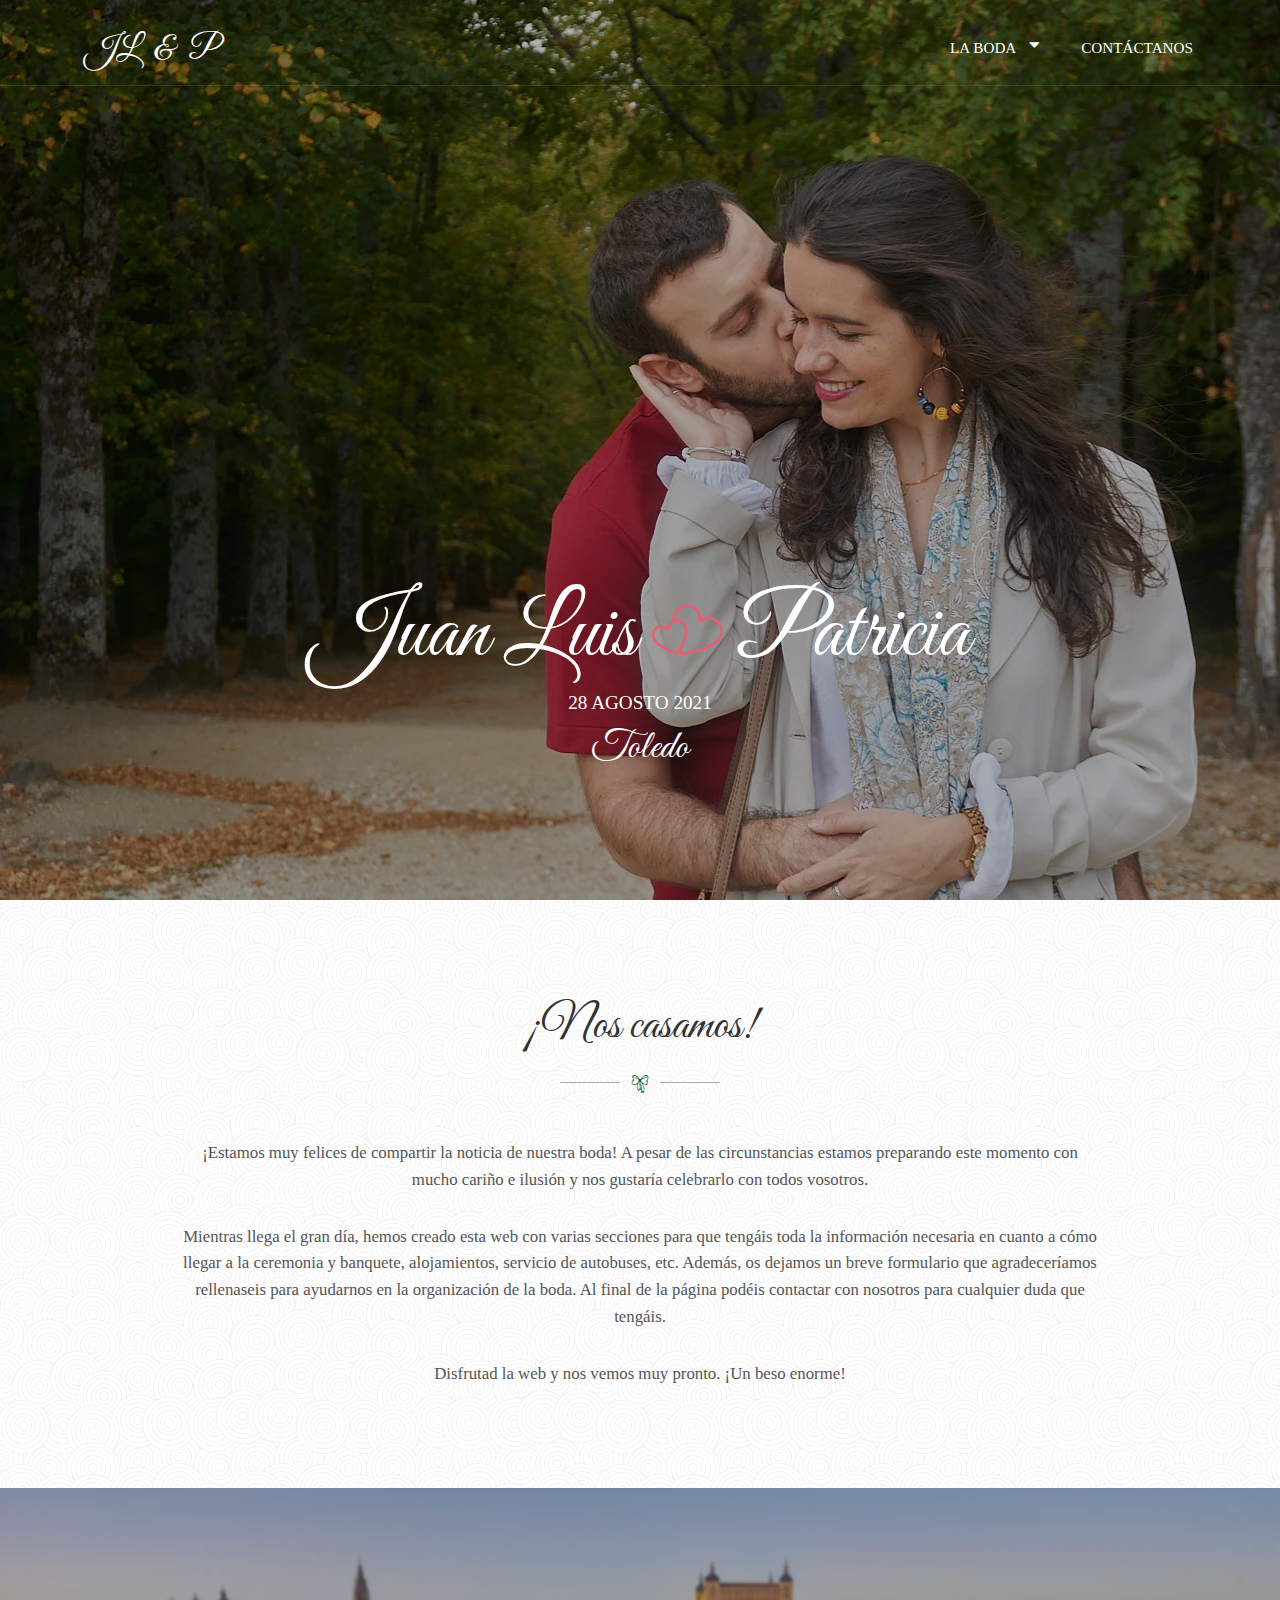
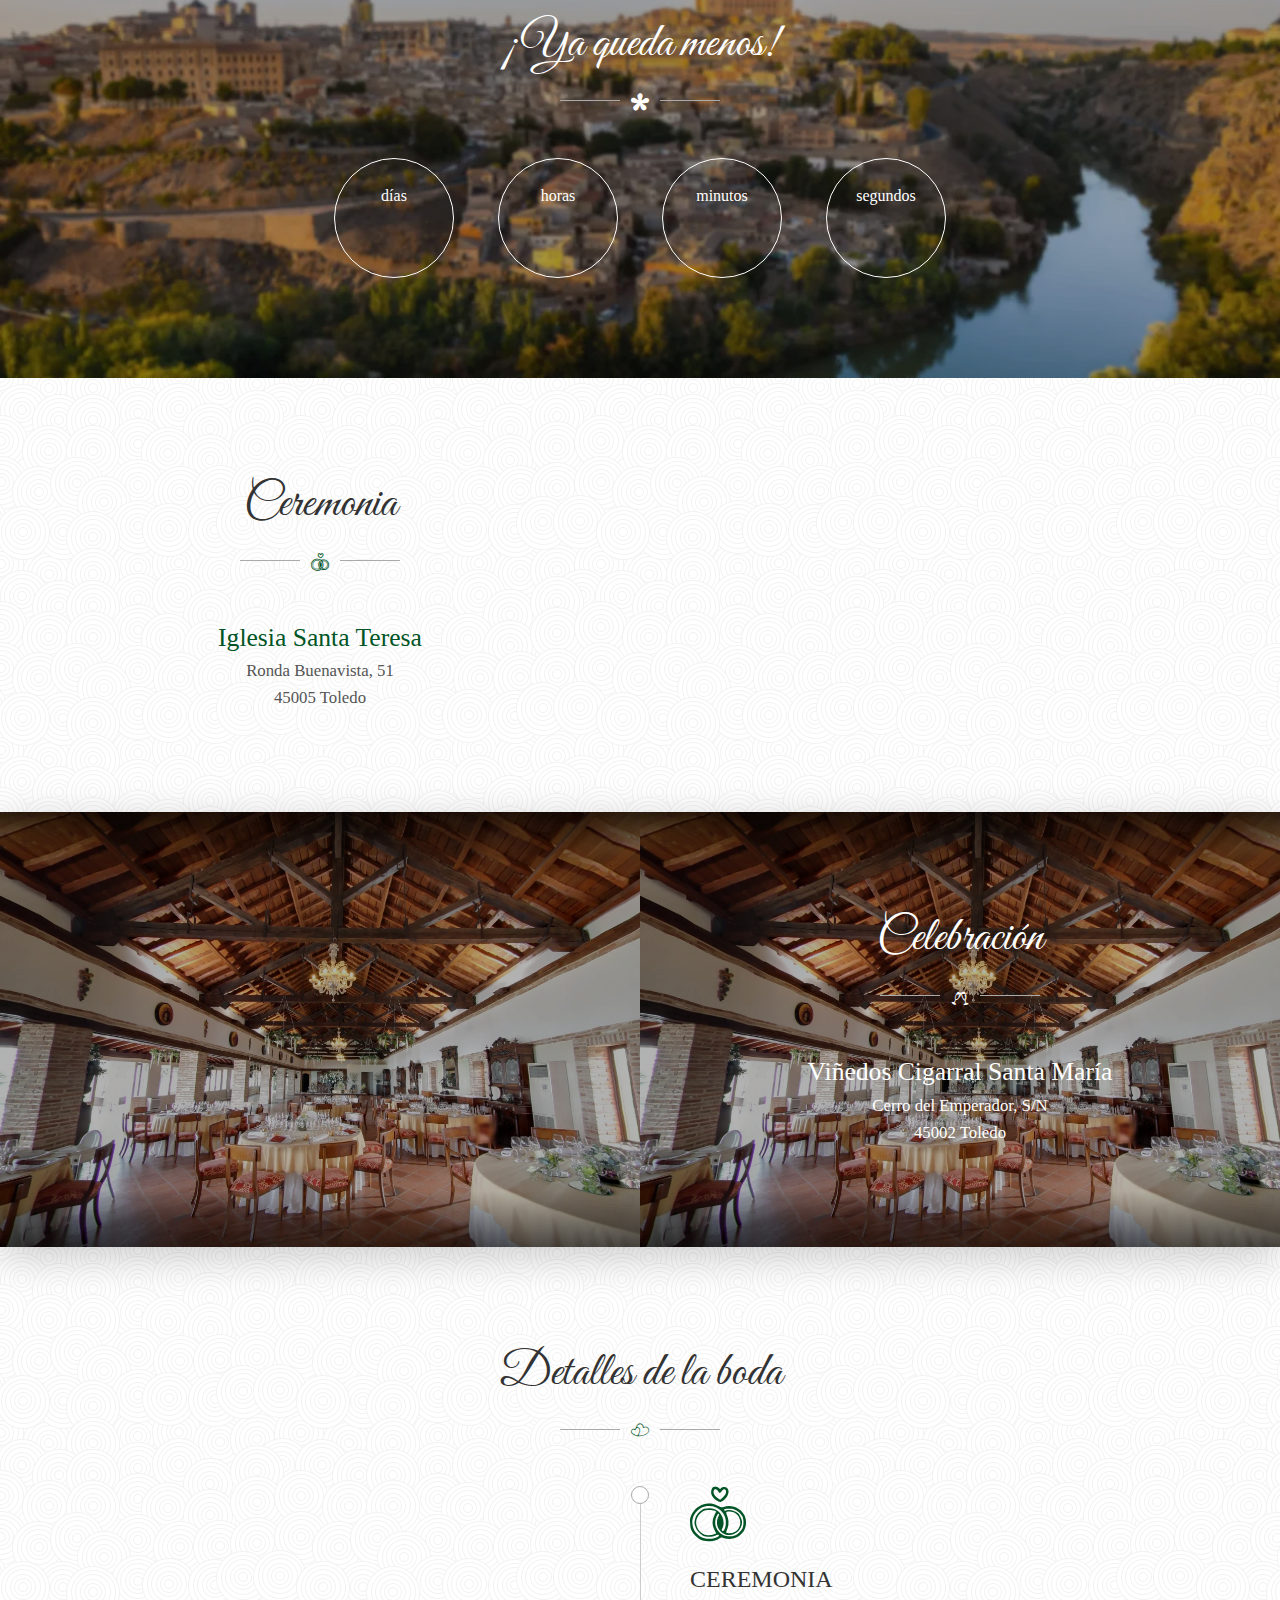
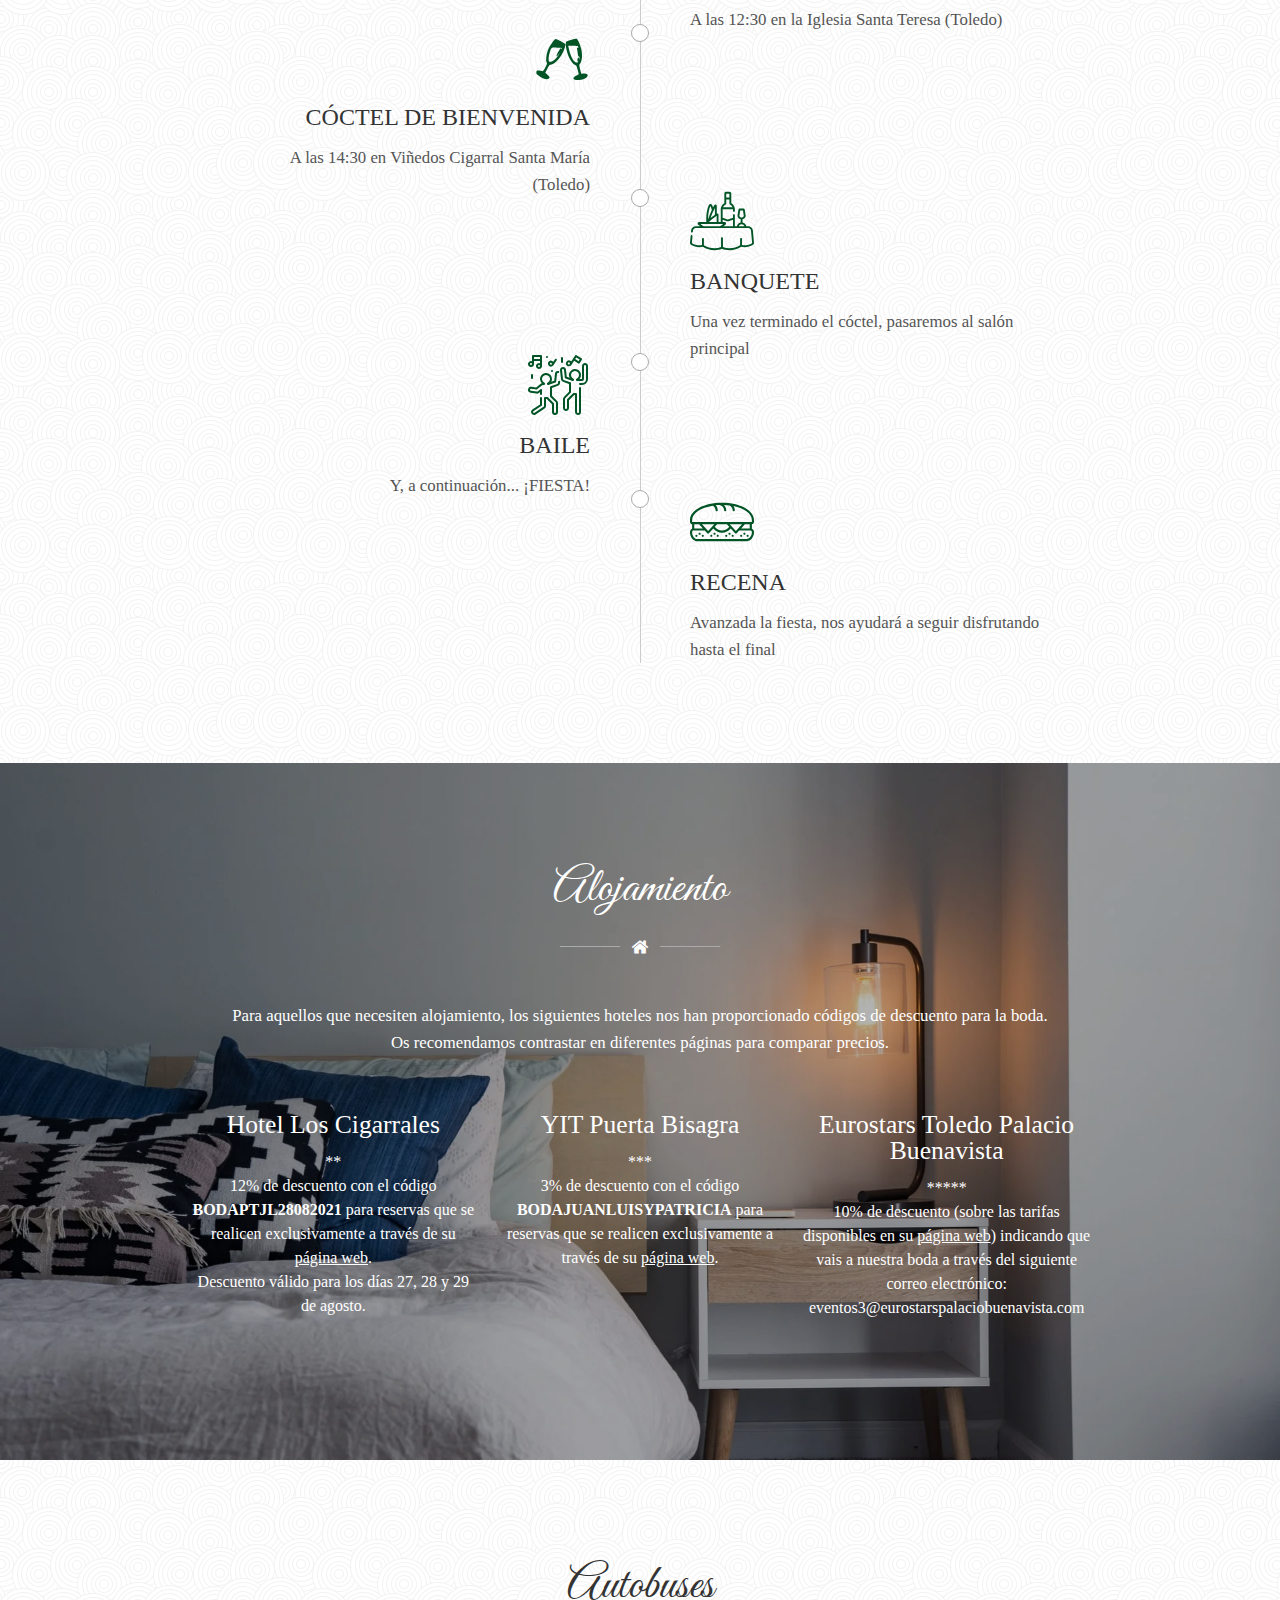
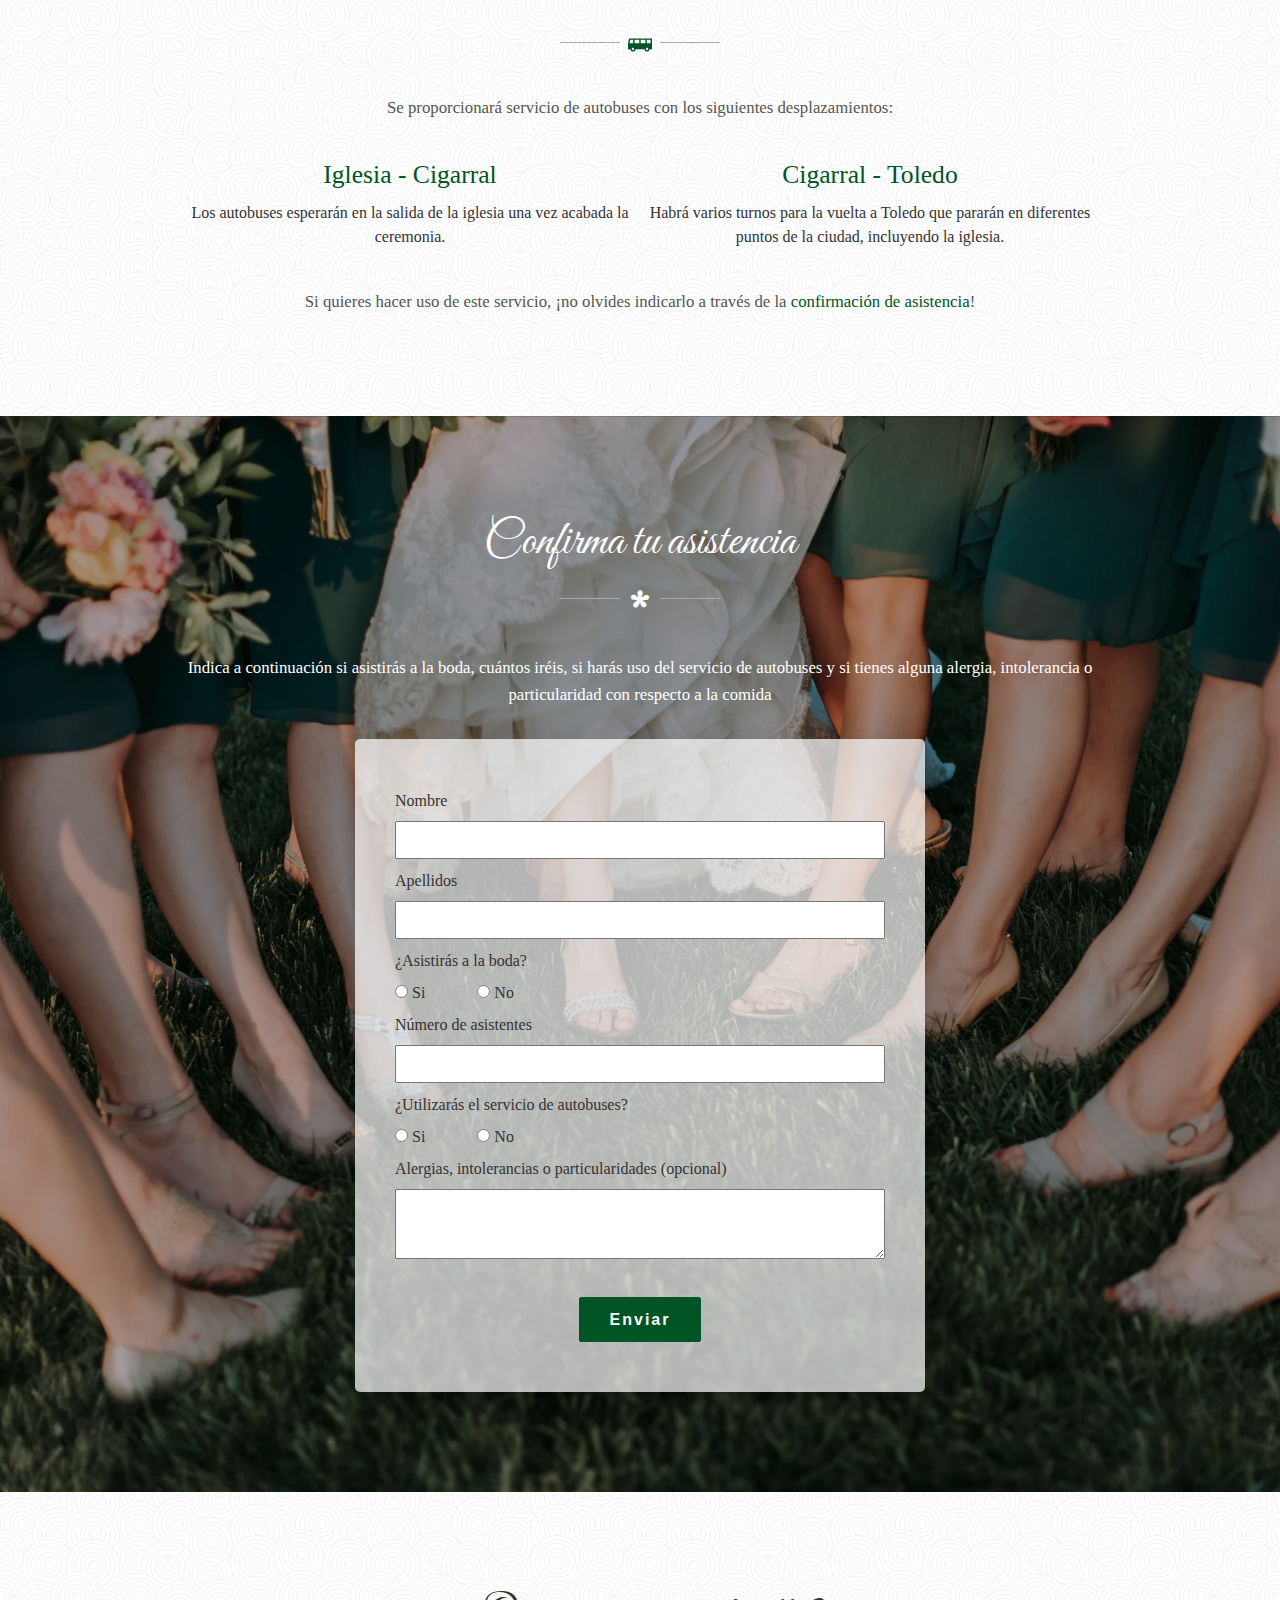
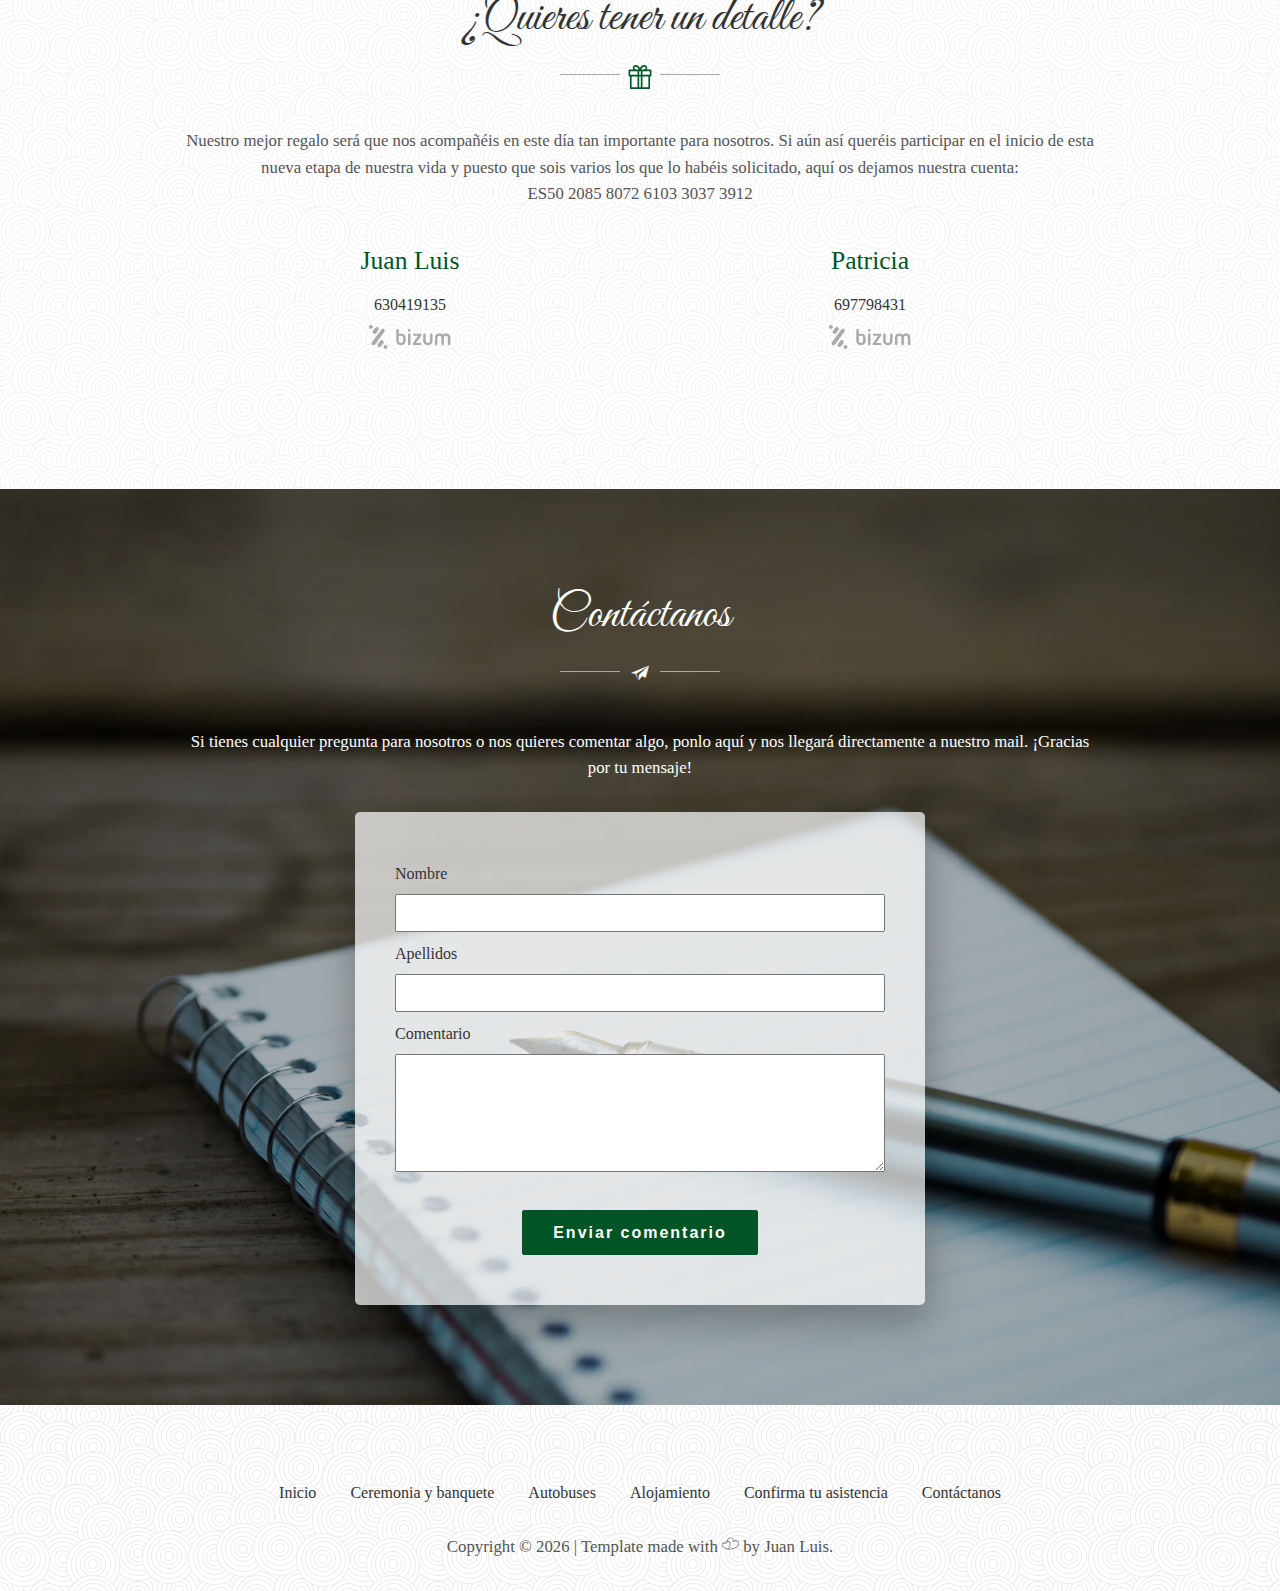
<file: index.html>
<!DOCTYPE html>
<html lang="en">
    <head>
        <title>Boda Juan Luis y Patricia</title>
        <meta http-equiv="X-UA-Compatible" content="IE=edge" />
        <meta name="viewport" content="width=device-width, initial-scale=1" />
        <meta charset="UTF-8" />
        <link rel="icon" href="favicon.png" type="image/x-icon" />
        <link rel="preconnect" href="https://fonts.gstatic.com/" crossorigin />
        <link href="https://fonts.googleapis.com/css?family=Great+Vibes&display=swap" rel="stylesheet" />
        <link rel="preload" href="fonts/webzed-font-1.woff" as="font" />
        <link href="common-css/font-icon-min.css" rel="stylesheet" />
        <link href="common-css/bootstrap.min.css" rel="stylesheet" />
        <link href="common-css/main-min.css" rel="stylesheet" />
        <link href="common-css/responsive-min.css" rel="stylesheet" />
        <link href="common-css/styles-min.css" rel="stylesheet" />
    </head>
    <body>
        <header>
            <div class="container">
                <a class="logo" href="/">JL &nbsp; & &nbsp; P </a>
                <div class="menu-nav-icon" data-nav-menu="#main-menu">
                    <i class="icon icon-bars"></i>
                </div>
                <ul class="main-menu visible-on-click" id="main-menu">
                    <li class="drop-down">
                        <a href="#!">La boda<i class="icon icon-caret-down"></i></a>
                        <ul class="drop-down-menu">
                            <li>
                                <a href="#ceremonia-y-banquete">Ceremonia y banquete</a>
                            </li>
                            <li><a href="#autobuses">Autobuses</a></li>
                            <li><a href="#alojamiento">Alojamiento</a></li>
                            <li><a href="#asistencia">Confirma tu asistencia</a></li>
                        </ul>
                    </li>
                    <li><a href="#contacto">Contáctanos</a></li>
                </ul>
            </div>
        </header>
        <div class="main-slider">
            <div class="display-table center-text">
                <div class="display-table-cell">
                    <div class="slider-content">
                        <h1 class="title">Juan Luis&nbsp;<i class="icon icon-heart"></i>&nbsp;Patricia</h1>
                        <h5 class="date">28 Agosto 2021</h5>
                        <h3 class="pre-title">Toledo</h3>
                    </div>
                </div>
            </div>
        </div>
        <section class="section story-area center-text">
            <div class="container">
                <div class="row">
                    <div class="col-sm-1"></div>
                    <div class="col-sm-10">
                        <div class="heading">
                            <h2 class="title">¡Nos casamos!</h2>
                            <span class="heading-bottom"><i class="icon icon-tie"></i></span>
                        </div>
                        <p class="desc margin-bottom">
                            ¡Estamos muy felices de compartir la noticia de nuestra boda! A pesar de las circunstancias estamos preparando este
                            momento con mucho cariño e ilusión y nos gustaría celebrarlo con todos vosotros.
                        </p>
                        <p class="desc margin-bottom">
                            Mientras llega el gran día, hemos creado esta web con varias secciones para que tengáis toda la información necesaria
                            en cuanto a cómo llegar a la ceremonia y banquete, alojamientos, servicio de autobuses, etc. Además, os dejamos un
                            breve formulario que agradeceríamos rellenaseis para ayudarnos en la organización de la boda. Al final de la página
                            podéis contactar con nosotros para cualquier duda que tengáis.
                        </p>
                        <p class="desc margin-bottom">Disfrutad la web y nos vemos muy pronto. ¡Un beso enorme!</p>
                    </div>
                </div>
            </div>
        </section>
        <section class="section counter-area center-text">
            <div class="container">
                <div class="row">
                    <div class="col-sm-12">
                        <div class="heading">
                            <h2 class="title">¡Ya queda menos!</h2>
                            <span class="heading-bottom"><i class="color-white icon icon-star"></i></span>
                        </div>
                    </div>
                    <div class="col-sm-2"></div>
                    <div class="col-sm-8">
                        <div class="remaining-time">
                            <div id="clock">
                                <div class="time-sec"><span class="title" id="days"></span>días</div>
                                <div class="time-sec"><span class="title" id="hours"></span>horas</div>
                                <div class="time-sec"><span class="title" id="minutes"></span>minutos</div>
                                <div class="time-sec"><span class="title" id="seconds"></span>segundos</div>
                            </div>
                        </div>
                    </div>
                </div>
            </div>
        </section>
        <section id="ceremonia-y-banquete" class="ceremony-area">
            <div class="section col-sm-12 col-md-4 col-lg-6">
                <div class="container">
                    <div class="row center-text">
                        <div class="col-sm-12">
                            <div class="heading">
                                <h2 class="title">Ceremonia</h2>
                                <span class="heading-bottom"><i class="icon icon-ciurclke"></i></span>
                            </div>
                            <div class="margin-bottom">
                                <p class="location">
                                    <a href="https://www.parroquiasantateresatoledo.es/" target="_blank">Iglesia Santa Teresa</a>
                                </p>
                                <p>Ronda Buenavista, 51</p>
                                <p>45005 Toledo</p>
                            </div>
                        </div>
                    </div>
                </div>
            </div>
            <div class="map-area col-sm-12 col-md-8 col-lg-6">
                <iframe
                    class="lazyload"
                    data-src="https://www.google.com/maps/embed?pb=!1m18!1m12!1m3!1d24497.152391865937!2d-4.044088490710231!3d39.87101115609118!2m3!1f0!2f0!3f0!3m2!1i1024!2i768!4f13.1!3m3!1m2!1s0xd6a0ba467b26625%3A0xb99ae5a8271845da!2sParroquia%20Santa%20Teresa!5e0!3m2!1ses!2ses!4v1607814724374!5m2!1ses!2ses"
                    width="600"
                    height="450"
                    frameborder="0"
                    style="border: 0"
                    allowfullscreen=""
                    aria-hidden="false"
                    tabindex="0"
                ></iframe>
            </div>
        </section>
        <section class="celebration-area">
            <div class="section col-sm-12 col-md-4 col-lg-6">
                <div class="container">
                    <div class="row center-text">
                        <div class="col-sm-12">
                            <div class="heading">
                                <h2 class="title">Celebración</h2>
                                <span class="heading-bottom"><i class="color-white icon icon-wine-glass"></i></span>
                            </div>
                            <div class="margin-bottom">
                                <p class="location">
                                    <a href="https://cigarralsantamaria.com/" target="_blank">Viñedos Cigarral Santa María</a>
                                </p>
                                <p>Cerro del Emperador, S/N</p>
                                <p>45002 Toledo</p>
                            </div>
                        </div>
                    </div>
                </div>
            </div>
            <div class="map-area col-sm-12 col-md-8 col-lg-6">
                <iframe
                    class="lazyload"
                    data-src="https://www.google.com/maps/embed?pb=!1m18!1m12!1m3!1d24499.44668863904!2d-4.044930853344812!3d39.86458637042046!2m3!1f0!2f0!3f0!3m2!1i1024!2i768!4f13.1!3m3!1m2!1s0xd6a0ba67c5ac745%3A0x7ce80cc9d9cd28c6!2sVi%C3%B1edos%20Cigarral%20Santa%20Mar%C3%ADa!5e0!3m2!1ses!2ses!4v1607814837803!5m2!1ses!2ses"
                    width="600"
                    height="450"
                    frameborder="0"
                    style="border: 0"
                    allowfullscreen=""
                    aria-hidden="false"
                    tabindex="0"
                ></iframe>
            </div>
        </section>
        <section class="section w-details-area center-text">
            <div class="container">
                <div class="row">
                    <div class="col-sm-1"></div>
                    <div class="col-sm-10">
                        <div class="heading">
                            <h2 class="title">Detalles de la boda</h2>
                            <span class="heading-bottom"><i class="icon icon-heart"></i></span>
                        </div>
                        <div class="wedding-details margin-bottom">
                            <div class="w-detail right">
                                <i class="icon icon-ciurclke"></i>
                                <h4 class="title">CEREMONIA</h4>
                                <p>A las 12:30 en la Iglesia Santa Teresa (Toledo)</p>
                            </div>
                            <div class="w-detail left">
                                <i class="icon icon-wine-glass"></i>
                                <h4 class="title">CÓCTEL DE BIENVENIDA</h4>
                                <p>A las 14:30 en Viñedos Cigarral Santa María (Toledo)</p>
                            </div>
                            <div class="w-detail right">
                                <img src="images/dinner-table.svg" class="icon-svg" />
                                <h4 class="title">BANQUETE</h4>
                                <p>Una vez terminado el cóctel, pasaremos al salón principal</p>
                            </div>
                            <div class="w-detail left">
                                <img src="images/dance2.svg" class="icon-svg" />
                                <h4 class="title">BAILE</h4>
                                <p>Y, a continuación... ¡FIESTA!</p>
                            </div>
                            <div class="w-detail right">
                                <img src="images/sandwich.svg" class="icon-svg" />
                                <h4 class="title">RECENA</h4>
                                <p>Avanzada la fiesta, nos ayudará a seguir disfrutando hasta el final</p>
                            </div>
                        </div>
                    </div>
                </div>
            </div>
        </section>
        <section id="alojamiento" class="section accommodation-area center-text">
            <div class="container">
                <div class="row">
                    <div class="col-sm-1"></div>
                    <div class="col-sm-10">
                        <div class="heading">
                            <h2 class="title">Alojamiento</h2>
                            <span class="heading-bottom"><i class="color-white icon icon-home"></i></span>
                        </div>
                        <div class="accommodation margin-bottom">
                            <p class="desc">
                                Para aquellos que necesiten alojamiento, los siguientes hoteles nos han proporcionado códigos de descuento para
                                la boda.
                                <br />
                                Os recomendamos contrastar en diferentes páginas para comparar precios.
                            </p>
                            <div class="flex-container">
                                <div class="flex-content flex-content--hotel">
                                    <a class="location" href="https://www.hotelcigarrales.com" target="_blank">Hotel Los Cigarrales</a>
                                    <div>**</div>
                                    12% de descuento con el código <b>BODAPTJL28082021</b> para reservas que se realicen exclusivamente a través
                                    de su
                                    <a style="text-decoration: underline" href="https://www.hotelcigarrales.com" target="_blank">página web</a>.
                                    <br />Descuento válido para los días 27, 28 y 29 de agosto.
                                </div>
                                <div class="flex-content flex-content--hotel">
                                    <a class="location" href="https://www.puertabisagra.com/" target="_blank">YIT Puerta Bisagra</a>
                                    <div>***</div>
                                    3% de descuento con el código <b>BODAJUANLUISYPATRICIA</b> para reservas que se realicen exclusivamente a
                                    través de su
                                    <a style="text-decoration: underline" href="https://www.puertabisagra.com/" target="_blank">página web</a>.
                                </div>
                                <div class="flex-content flex-content--hotel">
                                    <a class="location" href="https://www.eurostarshotels.com/eurostars-palacio-buenavista.html" target="_blank"
                                        >Eurostars Toledo Palacio Buenavista</a
                                    >
                                    <div>*****</div>
                                    10% de descuento (sobre las tarifas disponibles en su
                                    <a
                                        style="text-decoration: underline"
                                        href="https://www.eurostarshotels.com/eurostars-palacio-buenavista.html"
                                        target="_blank"
                                        >página web</a
                                    >) indicando que vais a nuestra boda a través del siguiente correo electrónico:
                                    <a href="mailto:eventos3@eurostarspalaciobuenavista.com">eventos3@eurostarspalaciobuenavista.com</a>
                                </div>
                            </div>
                        </div>
                    </div>
                </div>
            </div>
        </section>
        <section id="autobuses" class="section circle-area center-text">
            <div class="container">
                <div class="row">
                    <div class="col-sm-1"></div>
                    <div class="col-sm-10">
                        <div class="heading">
                            <h2 class="title">Autobuses</h2>
                            <span class="heading-bottom"> <img src="images/bus.svg" class="icon-svg-small" /> </span>
                        </div>
                        <div class="margin-bottom">
                            <p class="desc">Se proporcionará servicio de autobuses con los siguientes desplazamientos:</p>
                            <div class="flex-container">
                                <div class="flex-content">
                                    <a class="location">Iglesia - Cigarral</a>
                                    <div>Los autobuses esperarán en la salida de la iglesia una vez acabada la ceremonia.</div>
                                </div>
                                <div class="flex-content">
                                    <a class="location">Cigarral - Toledo</a>
                                    <div>
                                        Habrá varios turnos para la vuelta a Toledo que pararán en diferentes puntos de la ciudad, incluyendo la
                                        iglesia.
                                    </div>
                                </div>
                            </div>
                            <p>
                                Si quieres hacer uso de este servicio, ¡no olvides indicarlo a través de la
                                <a href="#asistencia" style="color: var(--main-color)">confirmación de asistencia</a>!
                            </p>
                        </div>
                    </div>
                </div>
            </div>
        </section>
        <section id="asistencia" class="section attendance-area">
            <div class="container">
                <div class="row">
                    <div class="col-sm-1"></div>
                    <div class="col-sm-10 center-text">
                        <div class="heading">
                            <h2 class="title">Confirma tu asistencia</h2>
                            <span class="heading-bottom"><i class="icon color-white icon-star"></i></span>
                        </div>
                        <div class="attendance margin-bottom">
                            <p class="desc">
                                Indica a continuación si asistirás a la boda, cuántos iréis, si harás uso del servicio de autobuses y si tienes
                                alguna alergia, intolerancia o particularidad con respecto a la comida
                            </p>
                        </div>
                    </div>
                    <div class="col-sm-12 col-md-8 col-lg-6 form margin-bottom">
                        <form action="https://formspree.io/f/xrgrlgqz" method="POST">
                            <div class="row">
                                <div class="col-sm-12 margin-bottom">
                                    <label for="nombre">Nombre</label>
                                    <input type="text" class="col-sm-12" id="nombre" name="nombre" maxlength="100" required />
                                </div>
                                <div class="col-sm-12 margin-bottom">
                                    <label for="apellidos">Apellidos</label>
                                    <input type="text" class="col-sm-12" id="apellidos" name="apellidos" maxlength="100" required />
                                </div>
                                <div class="col-sm-12">
                                    <label>¿Asistirás a la boda?</label><br />
                                    <input type="radio" id="asistencia-si" name="asistencia" value="si" required />
                                    <label for="asistencia-si">Si</label>
                                    <input type="radio" id="asistencia-no" name="asistencia" value="no" class="second-option-radio" />
                                    <label for="asistencia-no">No</label>
                                </div>
                                <div class="col-sm-12 margin-bottom">
                                    <label for="numero">Número de asistentes</label>
                                    <input type="number" class="col-sm-12" id="numero" name="numero" required min="0" max="5" />
                                </div>
                                <div class="col-sm-12">
                                    <label>¿Utilizarás el servicio de autobuses?</label><br />
                                    <input type="radio" id="autobus-si" name="autobus" value="si" required />
                                    <label for="autobus-si">Si</label>
                                    <input type="radio" id="autobus-no" name="autobus" value="no" class="second-option-radio" />
                                    <label for="autobus-no">No</label>
                                </div>
                                <div class="col-sm-12 margin-bottom">
                                    <label for="particularidades">Alergias, intolerancias o particularidades (opcional)</label>
                                    <textarea
                                        id="particularidades"
                                        class="col-sm-12"
                                        name="particularidades"
                                        rows="2"
                                        maxlength="200"
                                    ></textarea>
                                </div>
                                <div class="col-sm-12 margin-bottom">
                                    <div class="g-recaptcha" data-sitekey="6Lc1UP4ZAAAAADB3dNRZIwH_Jbx6gp7TGsxDiRQB"></div>
                                </div>
                                <div class="col-sm-12 center-text">
                                    <button class="btn" type="submit">
                                        <b>Enviar</b>
                                    </button>
                                </div>
                            </div>
                        </form>
                    </div>
                </div>
            </div>
        </section>
        <section class="section circle-area center-text">
            <div class="container">
                <div class="row">
                    <div class="col-sm-1"></div>
                    <div class="col-sm-10">
                        <div class="heading">
                            <h2 class="title">¿Quieres tener un detalle?</h2>
                            <span class="heading-bottom"> <img src="images/gift.svg" class="icon-svg-small" /> </span>
                        </div>
                        <div class="margin-bottom">
                            <p class="desc">
                                Nuestro mejor regalo será que nos acompañéis en este día tan importante para nosotros. Si aún así queréis
                                participar en el inicio de esta nueva etapa de nuestra vida y puesto que sois varios los que lo habéis
                                solicitado, aquí os dejamos nuestra cuenta: <br />
                                ES50 2085 8072 6103 3037 3912
                            </p>
                            <div class="flex">
                                <div class="flex-content-fixed">
                                    <a class="location">Juan Luis</a>
                                    <div class="phone">630419135</div>
                                    <span class="heading-bottom"> <img src="images/bizum.svg" class="icon-svg-small" /> </span>
                                </div>
                                <div class="flex-content-fixed">
                                    <a class="location">Patricia</a>
                                    <div class="phone">697798431</div>
                                    <span class="heading-bottom"> <img src="images/bizum.svg" class="icon-svg-small" /> </span>
                                </div>
                            </div>
                        </div>
                    </div>
                </div>
            </div>
        </section>
        <section id="contacto" class="section contact-area">
            <div class="container">
                <div class="row">
                    <div class="col-sm-1"></div>
                    <div class="col-sm-10 center-text">
                        <div class="heading">
                            <h2 class="title">Contáctanos</h2>
                            <span class="heading-bottom"><i class="icon color-white icon-email-plane"></i></span>
                        </div>
                        <div class="margin-bottom">
                            <p class="desc color-white">
                                Si tienes cualquier pregunta para nosotros o nos quieres comentar algo, ponlo aquí y nos llegará directamente a
                                nuestro mail. ¡Gracias por tu mensaje!
                            </p>
                        </div>
                    </div>
                    <div class="col-sm-12 col-md-8 col-lg-6 form margin-bottom">
                        <form action="https://formspree.io/f/xeqprqog" method="POST">
                            <div class="row">
                                <div class="col-sm-12 margin-bottom">
                                    <label for="name-input">Nombre</label>
                                    <input class="name-input" id="name-input" type="text" name="nombre" maxlength="100" required />
                                </div>
                                <div class="col-sm-12 margin-bottom">
                                    <label for="-input">Apellidos</label>
                                    <input type="text" class="email-input" id="email-input" name="apellidos" maxlength="100" required />
                                </div>
                                <div class="col-sm-12 margin-bottom">
                                    <label for="comment-input">Comentario</label>
                                    <textarea
                                        id="comment-input"
                                        name="comentario"
                                        class="col-sm-12"
                                        rows="4"
                                        maxlength="400"
                                        required
                                    ></textarea>
                                </div>
                                <div class="col-sm-12 margin-bottom">
                                    <div class="g-recaptcha" data-sitekey="6Lc1UP4ZAAAAADB3dNRZIwH_Jbx6gp7TGsxDiRQB"></div>
                                </div>
                                <div class="col-sm-12 center-text">
                                    <button class="btn" type="submit">
                                        <b>Enviar comentario</b>
                                    </button>
                                </div>
                            </div>
                        </form>
                    </div>
                </div>
            </div>
        </section>
        <footer>
            <div class="container center-text">
                <ul class="footer-links">
                    <li><a href="/">Inicio</a></li>
                    <li>
                        <a href="#ceremonia-y-banquete">Ceremonia y banquete</a>
                    </li>
                    <li><a href="#autobuses">Autobuses</a></li>
                    <li><a href="#alojamiento">Alojamiento</a></li>
                    <li><a href="#asistencia">Confirma tu asistencia</a></li>
                    <li><a href="#contacto">Contáctanos</a></li>
                </ul>
                <p class="copyright">
                    Copyright &copy; <span id="year"></span>
                    <script defer>
                        document.getElementById('year').innerHTML = new Date().getFullYear();
                    </script>
                    | Template made with
                    <i class="icon-heart" aria-hidden="true"></i> by Juan Luis.
                </p>
            </div>
        </footer>
        <script async src="js/lazysizes.min.js"></script>
        <script defer src="js/scripts.js"></script>
        <script defer src="js/countdown.js"></script>
        <script async defer src="https://www.google.com/recaptcha/api.js"></script>
    </body>
</html>
</file>
<file: common-css/font-icon-min.css>
@charset "UTF-8";@font-face{font-family:'untitled-font-1';src:url('../fonts/webzed-font-1.eot');src:url('../fonts/webzed-font-1.eot?#iefix') format('embedded-opentype'),url('../fonts/webzed-font-1.woff') format('woff'),url('../fonts/webzed-font-1.ttf') format('truetype'),url('../fonts/webzed-font-1.svg#untitled-font-1') format('svg');font-weight:normal;font-style:normal;font-display:swap}[data-icon]:before{font-family:'untitled-font-1'!important;content:attr(data-icon);font-style:normal!important;font-weight:normal!important;font-variant:normal!important;text-transform:none!important;speak:none;line-height:1;-webkit-font-smoothing:antialiased;-moz-osx-font-smoothing:grayscale}[class^='icon-']:before,[class*=' icon-']:before{font-family:'untitled-font-1'!important;font-style:normal!important;font-weight:normal!important;font-variant:normal!important;text-transform:none!important;speak:none;line-height:1;-webkit-font-smoothing:antialiased;-moz-osx-font-smoothing:grayscale}.icon-home:before{content:'\61'}.icon-email-plane:before{content:'\63'}.icon-cake:before{content:'\62'}.icon-camera:before{content:'\64'}.icon-ciurclke:before{content:'\65'}.icon-star:before{content:'\66'}.icon-heart:before{content:'\67'}.icon-tie:before{content:'\68'}.icon-wine-glass:before{content:'\69'}.icon-facebook:before{content:'\6a'}.icon-twitter:before{content:'\6b'}.icon-instagram:before{content:'\6c'}.icon-tripadvisor:before{content:'\6d'}.icon-pinterest:before{content:'\6e'}.icon-caret-down:before{content:'\6f'}.icon-caret-right:before{content:'\70'}.icon-bars:before{content:'\71'}.icon-quote:before{content:'\72'}.icon-right-open-big:before{content:'\73'}.icon-left-open-big:before{content:'\74'}
</file>
<file: common-css/main-min.css>
:root{--main-color:rgb(0,84,37);--main-color-dark:rgb(0,84,37);--red-color:#e45f74}html{font-size:100%;height:100%;overflow-x:hidden;margin:0;padding:0;touch-action:manipulation;scroll-behavior:smooth}body{font-size:16px;font-family:'Bitter',serif;width:100%;height:100%;margin:0;font-weight:400;-webkit-font-smoothing:antialiased;-moz-osx-font-smoothing:grayscale;word-wrap:break-word;color:#333}h1,h2,h3,h4,h5,h6,p,a,ul,span,li,img,inpot,button{margin:0;padding:0}h1,h2,h3,h4,h5,h6{line-height:1.5;font-weight:inherit}h1,h2,h3{font-family:'Great Vibes',cursive}p{line-height:1.6;font-size:1.05em;font-weight:400;color:#555}h1{font-size:5.5em;line-height:1}h2{font-size:3em;line-height:1.1}h3{font-size:2.5em}h4{font-size:1.5em}h5{font-size:1.2em}h6{font-size:.9em;letter-spacing:1px}a,button{display:inline-block;text-decoration:none;color:inherit;transition:all .3s;line-height:1}a:focus,a:active,a:hover,a b.light-color:hover{text-decoration:none;color:var(--main-color)}button:focus,button:active,button:hover{text-decoration:none;color:var(--main-color-dark)}img{width:100%}li{list-style:none;display:inline-block}span{display:inline-block}button{outline:0;border:0;background:none;cursor:pointer}b.light-color{color:#444}.icon{font-size:1.1em;display:inline-block;line-height:inherit}.icon-svg{height:4em;width:auto}.icon-svg-small{height:1.5em;width:auto}[class^='icon-']:before,[class*=' icon-']:before{line-height:inherit}.btn{padding:15px 30px;border-radius:1px;letter-spacing:2px;border:1px solid var(--main-color-dark);background:var(--main-color-dark);color:#fff}.btn:hover{color:var(--main-color-dark);background:none}.btn-2{font-size:.9em;padding:15px 30px;border-radius:1px;letter-spacing:2px;border:1px solid var(--main-color-dark)}.btn-2:hover{background:var(--main-color-dark);color:#fff}.border-btn{font-size:.9em;padding-bottom:5px;background:none;color:inherit;border:0;position:relative;overflow:hidden}.border-btn:after{content:'';position:absolute;bottom:0;left:0;right:0;height:2px;transition:all .3s;background:var(--main-color-dark)}.border-btn:before{content:'';position:absolute;bottom:0;left:0;right:0;height:2px;transform:translateX(-130%);transition:all .3s;background:var(--main-color-dark)}.border-btn:hover:after{transform:translateX(130%)}.border-btn:hover:before{transform:translateX(0%)}.section{padding:100px 0 70px}.section .heading{padding-bottom:40px}.section .heading .icon{font-size:18px;margin-top:20px;color:var(--main-color)}.section .heading .icon.color-white{color:#fff}.section .heading .heading-bottom{margin-top:20px;display:inline-block;width:160px;height:20px;line-height:20px;position:relative}.section .heading .heading-bottom .icon{position:absolute;left:50%;top:50%;margin:-9px 0 0 -9px}.section .heading .heading-bottom:after{content:'';position:absolute;left:0;top:50%;margin-top:-.5px;height:1px;width:60px;background:#aaa}.section .heading .heading-bottom:before{content:'';position:absolute;right:0;top:50%;margin-top:-.5px;height:1px;width:60px;background:#aaa}.section .margin-bottom{margin-bottom:30px}.center-text{text-align:center}.color-white{color:#fff}.display-table{display:table;height:100%;width:100%}.display-table-cell{display:table-cell;vertical-align:middle}::-webkit-input-placeholder{font-size:.9em;letter-spacing:1px}::-moz-placeholder{font-size:.9em;letter-spacing:1px}:-ms-input-placeholder{font-size:.9em;letter-spacing:1px}:-moz-placeholder{font-size:.9em;letter-spacing:1px}header{position:absolute;left:0;right:0;top:20px;z-index:1000;font-size:.95em;border-bottom:1px solid rgba(255,255,255,.1);color:#fff}header .logo{margin:15px 0 10px;height:40px;font-family:'Great Vibes',cursive;font-size:xx-large}header .logo:hover{color:#fff}header .main-menu{font-weight:500;float:right;margin:0px -15px}header .main-menu>li>a{height:50px;line-height:46px;padding:0 15px;border:2px solid transparent;border-radius:2px;background:transparent;text-transform:uppercase;color:#fff}header .visible.main-menu{display:block}header .main-menu li.drop-down{position:relative;text-align:left}header .main-menu li.drop-down>ul.drop-down-menu{display:none;position:absolute;top:50px;left:0;min-width:200px;box-shadow:0 3px 10px rgba(0,0,0,.3);background:rgb(150,150,150)}header .main-menu li.drop-down>ul.drop-down-menu li{display:block;border-top:1px solid #444}header .main-menu li.drop-down>ul.drop-down-menu li>a{display:block;padding:15px 20px;text-transform:uppercase}header .main-menu li.drop-down>ul.drop-down-inner li:first-child{border-top:0}header .main-menu li i{margin-left:10px}header .main-menu li.drop-down>ul.drop-down-inner{top:0;left:auto;left:100%}header .main-menu>li>a:hover{border-color:#fff}header .main-menu li a.mouseover{border-color:#fff}header .main-menu li.drop-down a.mouseover + ul.drop-down-menu{display:block;animation:full-opacity-anim .2s forwards}@keyframes full-opacity-anim{0%{opacity:0}100%{opacity:1}}.menu-nav-icon{display:none;height:60px;width:50px;text-align:center;line-height:60px;cursor:pointer;font-size:1.8em}.main-slider{position:relative;z-index:1;background-size:cover;color:#fff}.main-slider:after{content:'';position:absolute;top:0;bottom:0;left:0;right:0;z-index:-1;background:rgba(0,0,0,.3)}footer{position:relative;z-index:1;padding-top:70px}footer:after{content:'';position:absolute;top:0;bottom:0;left:0;right:0;z-index:-1;opacity:.8;background:url(../images/Background_Circle.png)}footer ul>li>a{padding:10px 15px}footer .copyright{padding:20px 0 30px}
</file>
<file: common-css/responsive-min.css>
@media only screen and (max-width:992px){h1{font-size:4em}h2{font-size:3em}h3{font-size:2em}}@media only screen and (max-width:767px){p{line-height:1.4}h1{font-size:3em}h2{font-size:2.5em}h3{font-size:1.8em}h4{font-size:1.5em}h5{font-size:1.2em}.section{padding:50px 0 20px}.section .heading{padding-bottom:20px}.section .heading .heading-bottom{margin-top:10px}header{top:0;border-bottom:1px solid rgba(255,255,255,.1)}header .main-menu{text-align:left;display:none;float:none;clear:both;max-height:400px;overflow:auto;border-top:1px solid #ccc;background:rgb(150,150,150)}header .main-menu>li{display:block;float:none;border-bottom:1px solid #444}header .main-menu>li:last-child{border-bottom:0}header .main-menu li>a{display:block;border:0;line-height:1;height:auto;padding:15px;background:none}header .main-menu li.drop-down>ul.drop-down-menu{position:static;box-shadow:none}header .main-menu li.drop-down>ul.drop-down-inner li:first-child{border-top:1px solid #444}header .main-menu li.drop-down>ul.drop-down-menu li a{padding-left:25px}header .main-menu li.drop-down>ul.drop-down-inner li a{padding-left:35px}.menu-nav-icon{display:inline-block;float:right}footer ul>li>a{padding:10px 7px}}@media only screen and (max-width:479px){body{font-size:14px}}
</file>
<file: common-css/styles-min.css>
.main-slider{height:100vh;background-image:url(../images/slider-1600x900.webp);background-position:71% center}.slider-content{position:absolute;top:65%;left:0;right:0}.slider-content .date{margin:10px 0 0;text-transform:uppercase}.slider-content i{line-height:1}.slider-content .title i{transform:translateY(10px);font-size:.8em;color:var(--red-color)}.story-area{position:relative;z-index:1}.story-area:after{content:'';position:absolute;top:0;bottom:0;left:0;right:0;z-index:-1;opacity:.5;background:url(../images/Background_Circle.png)}.counter-area{position:relative;z-index:1;background-image:url(../images/toledo.webp);background-size:cover;background-position:50% 29%;color:#fff}.counter-area:after{content:'';position:absolute;top:0;bottom:0;left:0;right:0;z-index:-1;background:rgba(0,0,0,.3)}.counter-area .heading{padding-top:30px}.remaining-time .time-sec{position:relative;display:inline-block;margin:0 20px;margin-bottom:30px;height:120px;width:120px;padding-top:25px;border-radius:100px;border:1px solid #fff}.remaining-time .time-sec .title{font-size:3em;line-height:1;display:block}.w-details-area{position:relative;z-index:1}.w-details-area:after{content:'';position:absolute;top:0;bottom:0;left:0;right:0;z-index:-1;opacity:.5;background:url(../images/Background_Circle.png)}.wedding-details{overflow:hidden;position:relative}.wedding-details:after{content:'';position:absolute;top:0;bottom:0;left:50%;margin-left:-.5px;width:1px;background:#ccc}.w-detail{width:50%;padding:0 50px;margin-bottom:30px;position:relative;clear:both;margin-top:-40px}.w-detail:first-child{margin-top:0}.w-detail:last-child{margin-bottom:0}.w-detail:after{content:'';position:absolute;top:0;height:18px;width:18px;border-radius:20px;z-index:1;border:1px solid #aaa;background:#fff}.w-detail.right{text-align:left;float:right}.w-detail.right:after{left:0;margin-left:-9px}.w-detail.left{text-align:right;float:left}.w-detail.left:after{right:0;margin-right:-9px}.w-detail .title{margin:10px 0}.w-detail .icon{font-size:3.5em;line-height:1;color:var(--main-color)}.circle-area{position:relative;z-index:1}.circle-area:after{content:'';position:absolute;top:0;bottom:0;left:0;right:0;z-index:-1;opacity:.5;background:url(../images/Background_Circle.png)}.accommodation-area{position:relative;z-index:1;background-image:url(../images/bedroom.webp);background-size:cover;color:#fff;background-position:50% 55%}.accommodation-area:after{content:'';position:absolute;top:0;bottom:0;left:0;right:0;z-index:-1;background:rgba(0,0,0,.3)}.accommodation .desc{margin-bottom:15px;color:#fff}.flex{display:flex}.flex-container{display:flex}.flex-content,.flex-content-fixed{width:50%;margin:2em auto;padding:.5em}.flex-content--hotel{width:33%}.accommodation .flex-content .location{color:white!important;margin-bottom:.5em}.flex-content .location,.flex-content-fixed .location{color:var(--main-color)!important;margin-bottom:.5em}.ceremony-area{display:flex;overflow:hidden;position:relative;z-index:1}.ceremony-area:after{content:'';position:absolute;top:0;bottom:0;left:0;right:0;z-index:-1;opacity:.5;background:url(../images/Background_Circle.png)}.ceremony-area .location{color:var(--main-color)}.map-area{padding:0}.map-area iframe{height:100%;width:100%}.celebration-area{display:flex;overflow:hidden;flex-direction:row-reverse;box-shadow:1px 10px 40px rgba(0,0,0,.4)}.celebration-area>div{position:relative;z-index:1;background-image:url(../images/vinedo-2.webp);background-size:cover;background-position:20% 50%;color:#fff}.celebration-area>div:after{content:'';position:absolute;top:0;bottom:0;left:0;right:0;z-index:-1;background:rgba(0,0,0,.3)}.celebration-area p{color:#fff}.location{font-size:1.6em}.attendance-area{position:relative;z-index:1;background-image:url(../images/friends.webp);background-size:cover;color:#fff;background-position:42% 56%}.attendance-area:after{content:'';position:absolute;top:0;bottom:0;left:0;right:0;z-index:-1;background:rgba(0,0,0,.3)}.attendance .desc{margin-bottom:15px;color:#fff}.contact-area{position:relative;z-index:1}.contact-area{position:relative;z-index:1;background-image:url(../images/pen.webp);background-size:cover;background-position:25% 48%;color:#fff}.contact-area:after{content:'';position:absolute;top:0;bottom:0;left:0;right:0;z-index:-1;background:rgba(0,0,0,.3)}.contact-area .phone{margin:10px 0;color:var(--main-color)}.contact-area .email{margin:10px 0}.form{margin:auto;padding:50px 40px;border-radius:5px;box-shadow:1px 15px 40px rgba(0,0,0,.3);background:rgba(255,255,255,.7);color:#333;overflow:hidden}.form .pre-title{margin:10px 0;color:var(--main-color)}.form input[type='text']{display:block;width:100%}.form .margin-bottom{margin-bottom:10px}.form input:not([type='radio']){line-height:38px;height:38px;padding:0 15px}.form input:not([type='radio']),textarea{padding:10px 15px}.form .btn{padding:0 30px;line-height:43px;height:45px;margin-top:10px;border-radius:2px}.second-option-radio{margin-left:3em}.phone{margin:.4em auto}@media only screen and (max-width:767px){.ceremony-area,.celebration-area,.flex-container{display:inherit}.map-area{height:23em}.ceremony-area .map-area{margin-bottom:3em}.flex-content{width:100%}.wedding-details{margin-left:15px;overflow:visible}.wedding-details:after{left:0;margin-left:0}.w-detail{width:100%;padding:0 0 0 30px;margin:0 0 30px}.w-detail.left,.w-detail.right{text-align:left;float:none}.w-detail.right:after,.w-detail.left:after{left:0;margin-left:-9px}}
</file>
